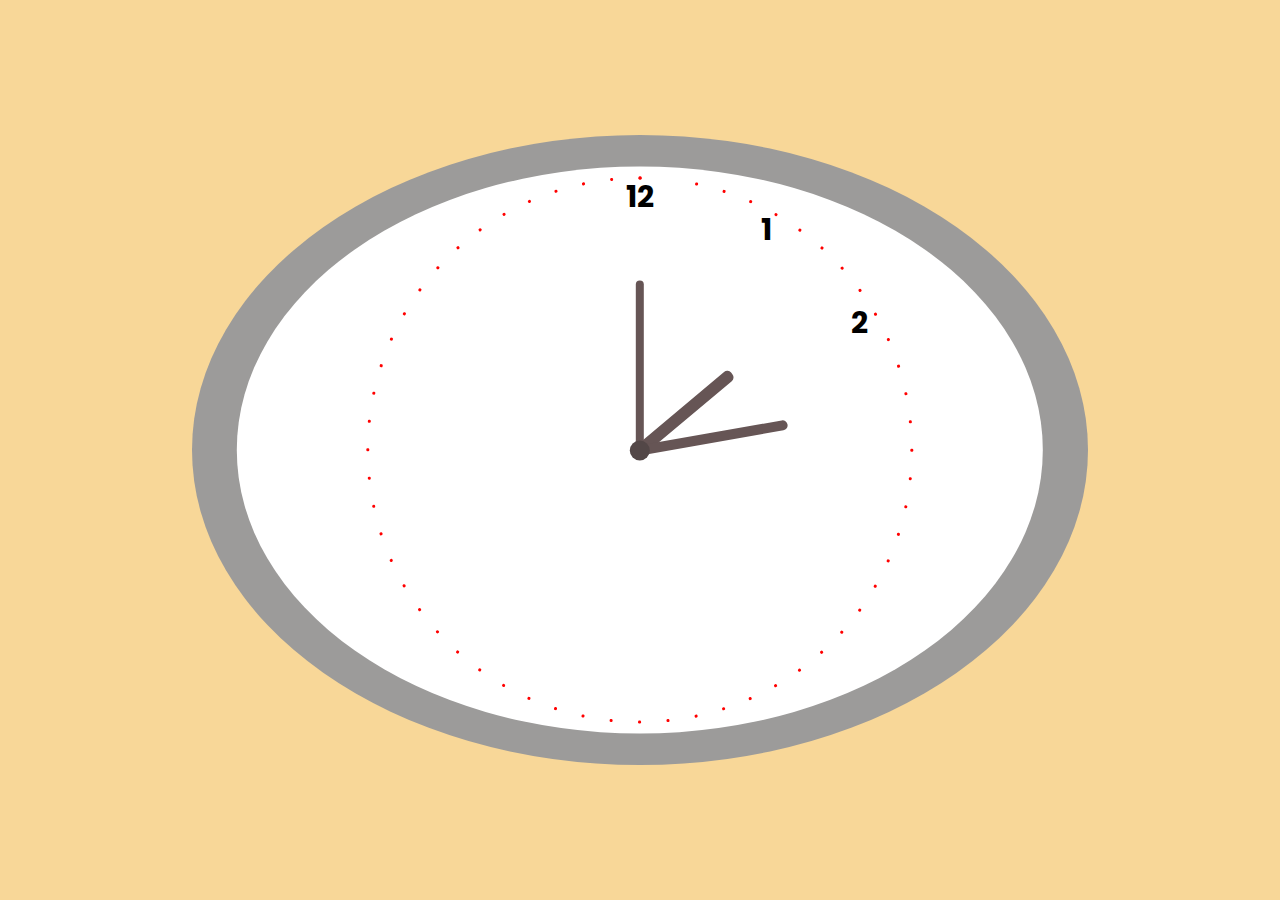
<file: Analog clock/index.html>
<!DOCTYPE html>
<html lang="en">
<head>
    <meta charset="UTF-8">
    <meta name="viewport" content="width=device-width, initial-scale=1.0">
    <title>Anolog Clock</title>
    <link rel="stylesheet" href="style.css">
</head>
<body>
    <div class="clock">
        <div class="clock-inner">
            <div class="clock-center">
            </div>
            <div class="h needle"></div>
            <div class="m needle"></div>
            <div class="s needle"></div>
            <div class="dots">
                <div class="dot"></div>
                <div class="dot"></div>
                <div class="dot"></div>
                <div class="dot"></div>
                <div class="dot"></div>
                <div class="dot"></div>
                <div class="dot"></div>
                <div class="dot"></div>
                <div class="dot"></div>
                <div class="dot"></div>
                <div class="dot"></div>
                <div class="dot"></div>
                <div class="dot"></div>
                <div class="dot"></div>
                <div class="dot"></div>
                <div class="dot"></div>
                <div class="dot"></div>
                <div class="dot"></div>
                <div class="dot"></div>
                <div class="dot"></div>
                <div class="dot"></div>
                <div class="dot"></div>
                <div class="dot"></div>
                <div class="dot"></div>
                <div class="dot"></div>
                <div class="dot"></div>
                <div class="dot"></div>
                <div class="dot"></div>
                <div class="dot"></div>
                <div class="dot"></div>
                <div class="dot"></div>
                <div class="dot"></div>
                <div class="dot"></div>
                <div class="dot"></div>
                <div class="dot"></div>
                <div class="dot"></div>
                <div class="dot"></div>
                <div class="dot"></div>
                <div class="dot"></div>
                <div class="dot"></div>
                <div class="dot"></div>
                <div class="dot"></div>
                <div class="dot"></div>
                <div class="dot"></div>
                <div class="dot"></div>
                <div class="dot"></div>
                <div class="dot"></div>
                <div class="dot"></div>
                <div class="dot"></div>
                <div class="dot"></div>
                <div class="dot"></div>
                <div class="dot"></div>
                <div class="dot"></div>
                <div class="dot"></div>
                <div class="dot"></div>
                <div class="dot"></div>
                <div class="dot"></div>
                <div class="dot"></div>
                <div class="dot"></div>
                <div class="dot"></div>
            </div>
        </div>
    </div>

    <script>
        voice = new SpeechSynthesisUtterance
    </script>
</body>
</html>
</file>
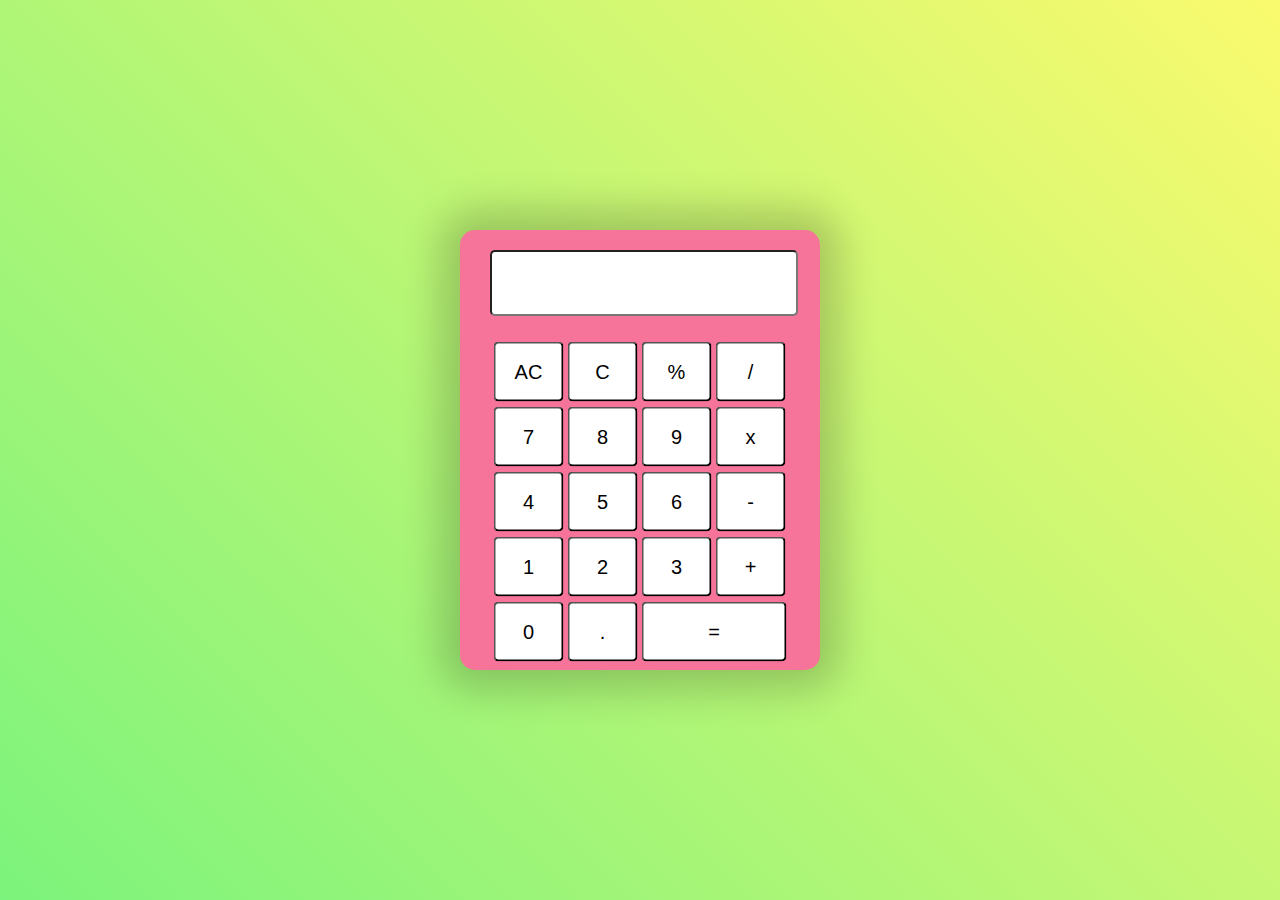
<file: Calculator/index.html>
<!DOCTYPE html>
<html lang="en">
<head>
    <meta charset="UTF-8">
    <meta name="viewport" content="width=device-width, initial-scale=1.0">
    <title>Calculator</title>
    <link rel="stylesheet" href="style.css">
</head>
<body>
    <div class="calculator">
        <input type="text" id="display" readonly>
        <div class="control">
            <div>
                <input type="button" value="AC" onclick="display.value = ''">
                <input type="button" value="C" onclick="display.value = display.value.slice(0,-1)">
                <input type="button" value="%" onclick="display.value += '%'">
                <input type="button" value="/" onclick="display.value += '/'">
            </div>
            <div>
                <input type="button" value="7" onclick="display.value += 7">
                <input type="button" value="8" onclick="display.value += 8">
                <input type="button" value="9" onclick="display.value += 9">
                <input type="button" value="x" onclick="display.value += '*'">
            </div>
            <div>
                <input type="button" value="4" onclick="display.value += 4">
                <input type="button" value="5" onclick="display.value += 5">
                <input type="button" value="6" onclick="display.value += 6">
                <input type="button" value="-" onclick="display.value += '-'">
            </div>
            <div>
                <input type="button" value="1" onclick="display.value += 1">
                <input type="button" value="2" onclick="display.value += 2">
                <input type="button" value="3" onclick="display.value += 3">
                <input type="button" value="+" onclick="display.value += '+'">
            </div>
            <div>
                <input type="button" value="0" onclick="display.value += 0">
                <input type="button" value="."onclick="display.value += '.'">
                <input type="button" value="=" id="equal" onclick="calculate()">
            </div>
        </div>
    </div>
    <script>
        function calculate(){
            const display = document.getElementById('display');
            const values = display.value;
            try{
                display.value = eval(values);
            }
            catch{
                alert('Invalid')
            }
        }
    </script>
</body>
</html>
</file>
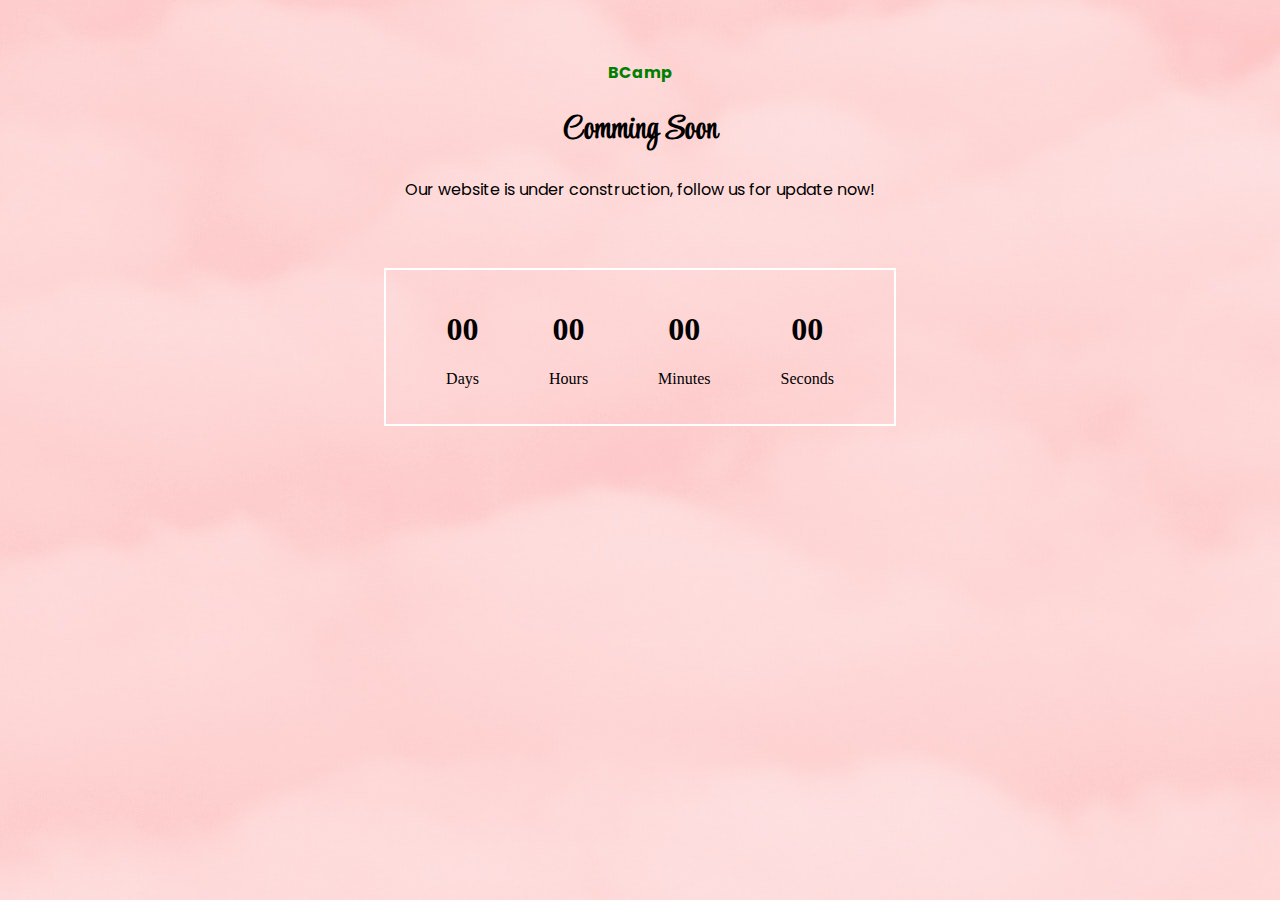
<file: Countdown/index.html>
<!DOCTYPE html>
<html lang="en">
<head>
    <meta charset="UTF-8">
    <meta name="viewport" content="width=device-width, initial-scale=1.0">
    <title>New Year</title>
    <link rel="stylesheet" href="style.css">
</head>
<body>
    <div class="container">
        <div class="icons">
            <strong style="color: green;">BCamp</strong>
            <h1>Comming Soon</h1>
            <p>Our website is under construction, follow us for update now!</p>
        </div>
        <div class="timmer">
            <div class="box">
                <h1 id="Days">00</h1>
                <short>Days</short>
            </div>
            <div class="box">
                <h1 id="Hours">00</h1>
                <p>Hours</p>
            </div>
            <div class="box">
                <h1 id="Minutes">00</h1>
                <p>Minutes</p>
            </div>
            <div class="box">
                <h1 id="Seconds">00</h1>
                <p>Seconds</p>
            </div>
        </div>

    </div>
    <script src="script.js"></script>
</body>
</html>
</file>
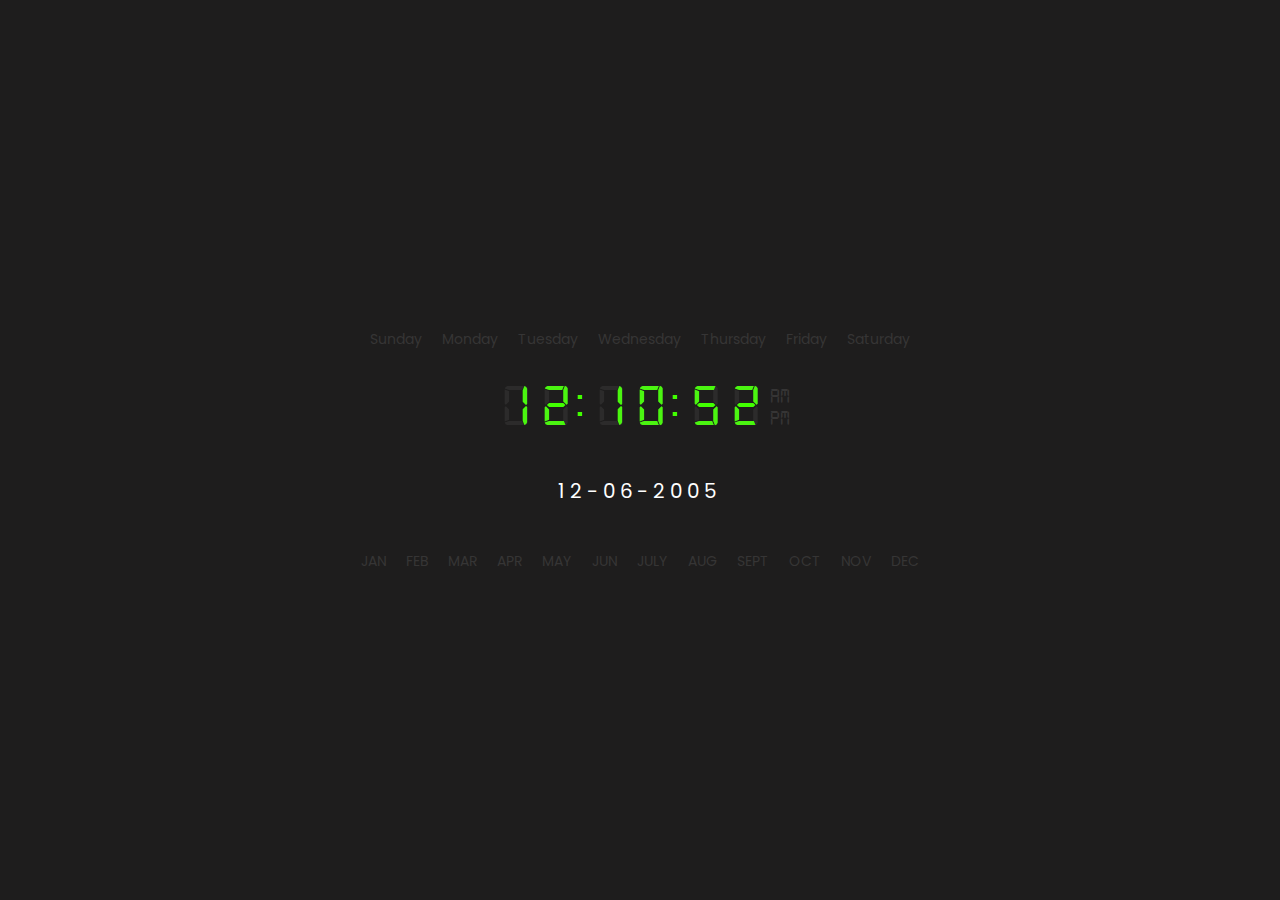
<file: Digital Clock/index.html>
<!DOCTYPE html>
<html lang="en">
<head>
    <meta charset="UTF-8">
    <meta name="viewport" content="width=device-width, initial-scale=1.0">
    <title>Digital Clock</title>
    <link rel="stylesheet" href="style.css">
</head>
<body>
    <div class="container">
        <div class="days">
            <span>Sunday</span>
            <span>Monday</span>
            <span>Tuesday</span>
            <span>Wednesday</span>
            <span>Thursday</span>
            <span>Friday</span>
            <span>Saturday</span>
        </div>
        <div class="clock">
            <div class="h time">1</div>
            <div class="h time">2</div>
            <div class="colon">:</div>
            <div class="m time">1</div>
            <div class="m time">0</div>
            <div class="colon">:</div>
            <div class="s time">5</div> 
            <div class="s time">2</div>
            <div class="meridian">
                <span>AM</span>
                <span>PM</span>
            </div>
        </div>
        <div class="date">
            <p>12-06-2005</p>
        </div>
        <div class="months">
            <span>JAN</span>
            <span>FEB</span>
            <span>MAR</span>
            <span>APR</span>
            <span>MAY</span>
            <span>JUN</span>
            <span>JULY</span>
            <span>AUG</span>
            <span>SEPT</span>
            <span>OCT</span>
            <span>NOV</span>
            <span>DEC</span>
        </div>
    </div>
<script src="script.js"></script>
</body>
</html>
</file>
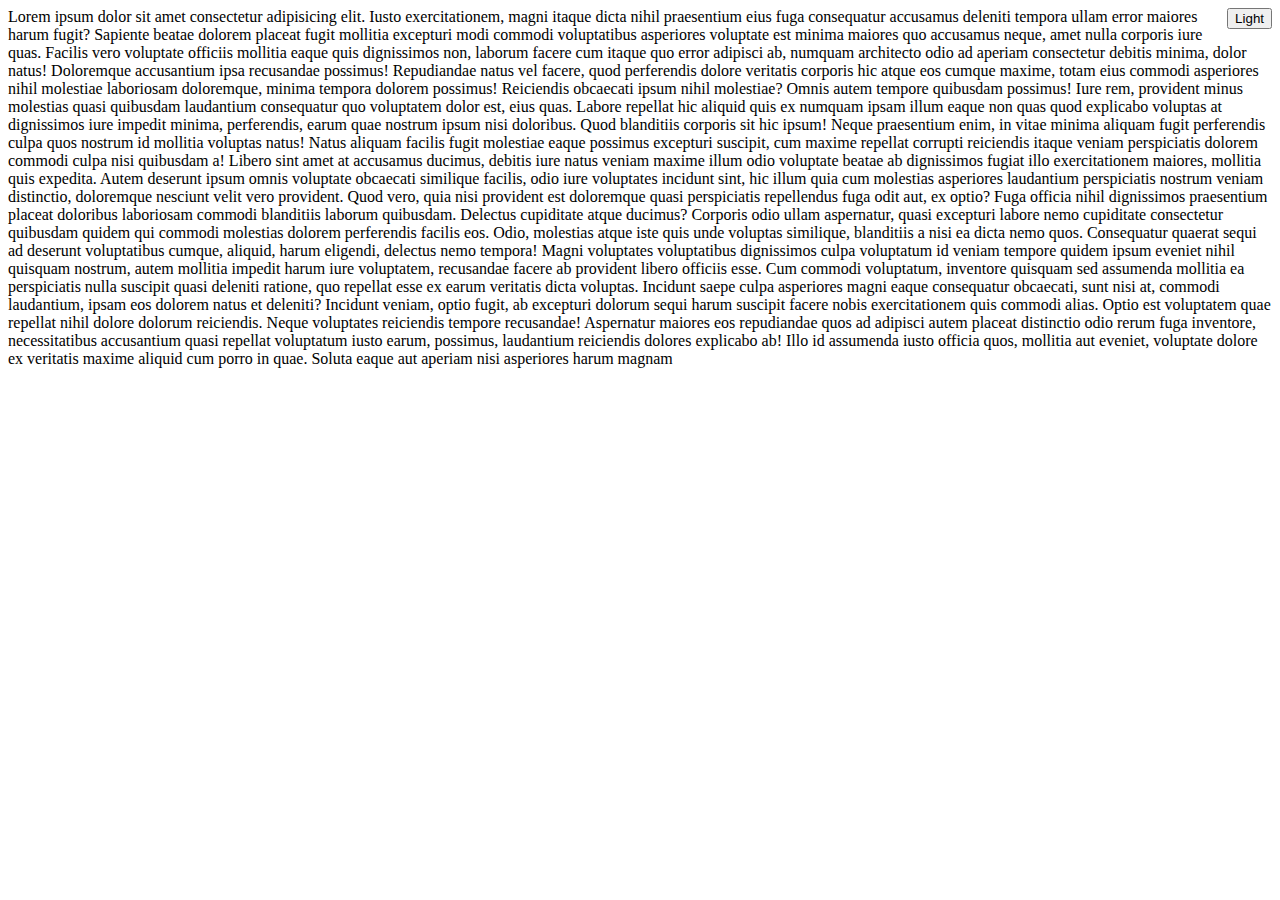
<file: Loading animation/index.html>
<!DOCTYPE html>
<html lang="en">
<head>
    <meta charset="UTF-8">
    <meta name="viewport" content="width=device-width, initial-scale=1.0">
    <title>Document</title>
    <link rel="stylesheet" href="style.css">
</head>
<body>
    <button id="btn">Light</button>
    <section>
        Lorem ipsum dolor sit amet consectetur adipisicing elit. Iusto exercitationem, magni itaque dicta nihil praesentium eius fuga consequatur accusamus deleniti tempora ullam error maiores harum fugit? Sapiente beatae dolorem placeat fugit mollitia excepturi modi commodi voluptatibus asperiores voluptate est minima maiores quo accusamus neque, amet nulla corporis iure quas. Facilis vero voluptate officiis mollitia eaque quis dignissimos non, laborum facere cum itaque quo error adipisci ab, numquam architecto odio ad aperiam consectetur debitis minima, dolor natus! Doloremque accusantium ipsa recusandae possimus! Repudiandae natus vel facere, quod perferendis dolore veritatis corporis hic atque eos cumque maxime, totam eius commodi asperiores nihil molestiae laboriosam doloremque, minima tempora dolorem possimus! Reiciendis obcaecati ipsum nihil molestiae? Omnis autem tempore quibusdam possimus! Iure rem, provident minus molestias quasi quibusdam laudantium consequatur quo voluptatem dolor est, eius quas. Labore repellat hic aliquid quis ex numquam ipsam illum eaque non quas quod explicabo voluptas at dignissimos iure impedit minima, perferendis, earum quae nostrum ipsum nisi doloribus. Quod blanditiis corporis sit hic ipsum! Neque praesentium enim, in vitae minima aliquam fugit perferendis culpa quos nostrum id mollitia voluptas natus! Natus aliquam facilis fugit molestiae eaque possimus excepturi suscipit, cum maxime repellat corrupti reiciendis itaque veniam perspiciatis dolorem commodi culpa nisi quibusdam a! Libero sint amet at accusamus ducimus, debitis iure natus veniam maxime illum odio voluptate beatae ab dignissimos fugiat illo exercitationem maiores, mollitia quis expedita. Autem deserunt ipsum omnis voluptate obcaecati similique facilis, odio iure voluptates incidunt sint, hic illum quia cum molestias asperiores laudantium perspiciatis nostrum veniam distinctio, doloremque nesciunt velit vero provident. Quod vero, quia nisi provident est doloremque quasi perspiciatis repellendus fuga odit aut, ex optio? Fuga officia nihil dignissimos praesentium placeat doloribus laboriosam commodi blanditiis laborum quibusdam. Delectus cupiditate atque ducimus? Corporis odio ullam aspernatur, quasi excepturi labore nemo cupiditate consectetur quibusdam quidem qui commodi molestias dolorem perferendis facilis eos. Odio, molestias atque iste quis unde voluptas similique, blanditiis a nisi ea dicta nemo quos. Consequatur quaerat sequi ad deserunt voluptatibus cumque, aliquid, harum eligendi, delectus nemo tempora! Magni voluptates voluptatibus dignissimos culpa voluptatum id veniam tempore quidem ipsum eveniet nihil quisquam nostrum, autem mollitia impedit harum iure voluptatem, recusandae facere ab provident libero officiis esse. Cum commodi voluptatum, inventore quisquam sed assumenda mollitia ea perspiciatis nulla suscipit quasi deleniti ratione, quo repellat esse ex earum veritatis dicta voluptas. Incidunt saepe culpa asperiores magni eaque consequatur obcaecati, sunt nisi at, commodi laudantium, ipsam eos dolorem natus et deleniti? Incidunt veniam, optio fugit, ab excepturi dolorum sequi harum suscipit facere nobis exercitationem quis commodi alias. Optio est voluptatem quae repellat nihil dolore dolorum reiciendis. Neque voluptates reiciendis tempore recusandae! Aspernatur maiores eos repudiandae quos ad adipisci autem placeat distinctio odio rerum fuga inventore, necessitatibus accusantium quasi repellat voluptatum iusto earum, possimus, laudantium reiciendis dolores explicabo ab! Illo id assumenda iusto officia quos, mollitia aut eveniet, voluptate dolore ex veritatis maxime aliquid cum porro in quae. Soluta eaque aut aperiam nisi asperiores harum magnam
    </section>
    <script src="srcipt.js"></script>
</body>
</html>
</file>
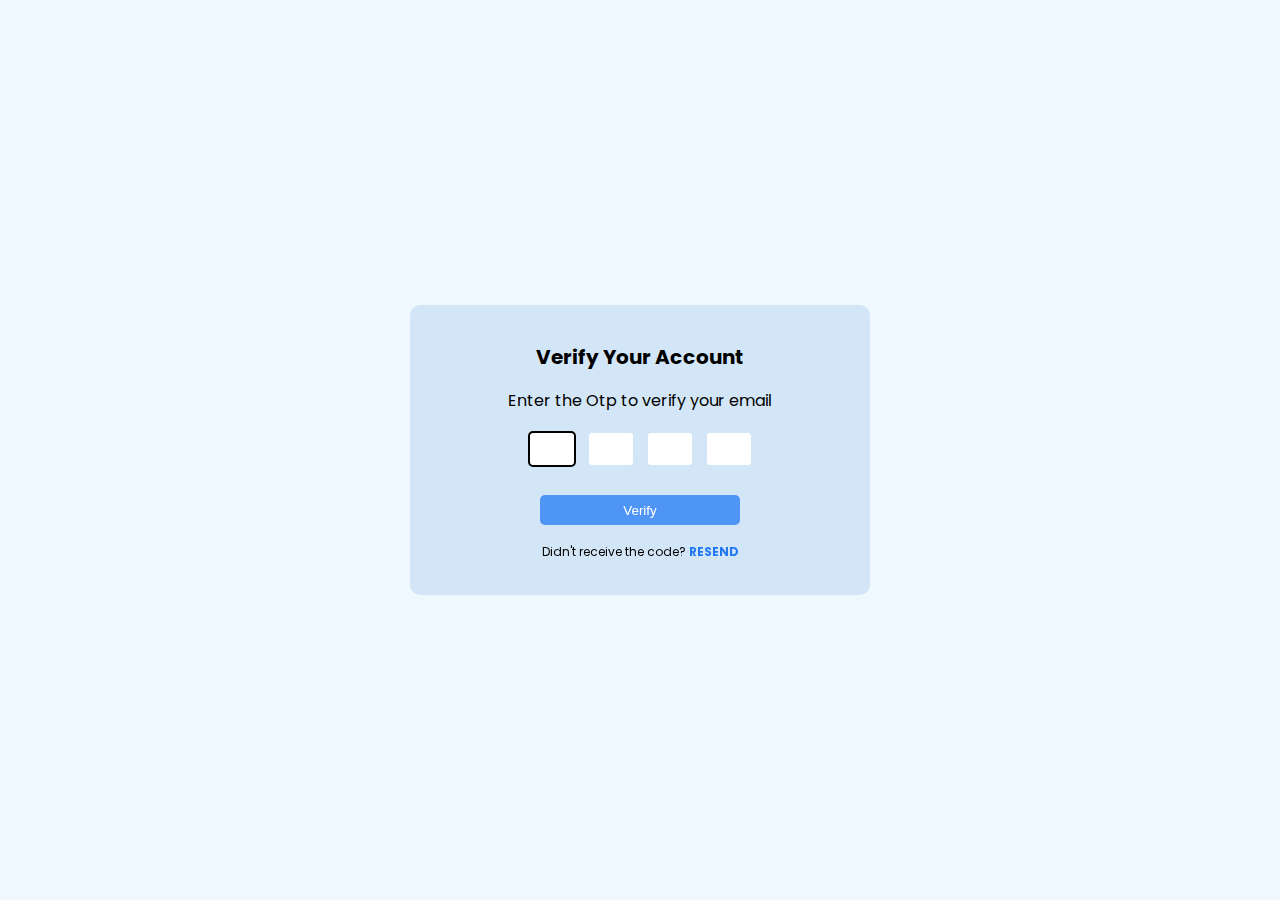
<file: OTP UI/index.html>
<!DOCTYPE html>
<html lang="en">
<head>
    <meta charset="UTF-8">
    <meta name="viewport" content="width=device-width, initial-scale=1.0">
    <title>OTP Verification</title>
    <link rel="stylesheet" href="style.css">
</head>
<body>
    <div class="container">
        <h2>Verify Your Account</h2>
        <p>Enter the Otp to verify your email</p>
        <div class="wrap">
            <input type="number" class="code">
            <input type="number" class="code">
            <input type="number" class="code">
            <input type="number" class="code">
        </div>
        <button id="btn" onclick="OTPVerify()">Verify</button>
        <small>Didn't receive the code? <a onclick="resend()">RESEND</a></small>
    </div>
<script src="script.js"></script>
</body>
</html>
</file>
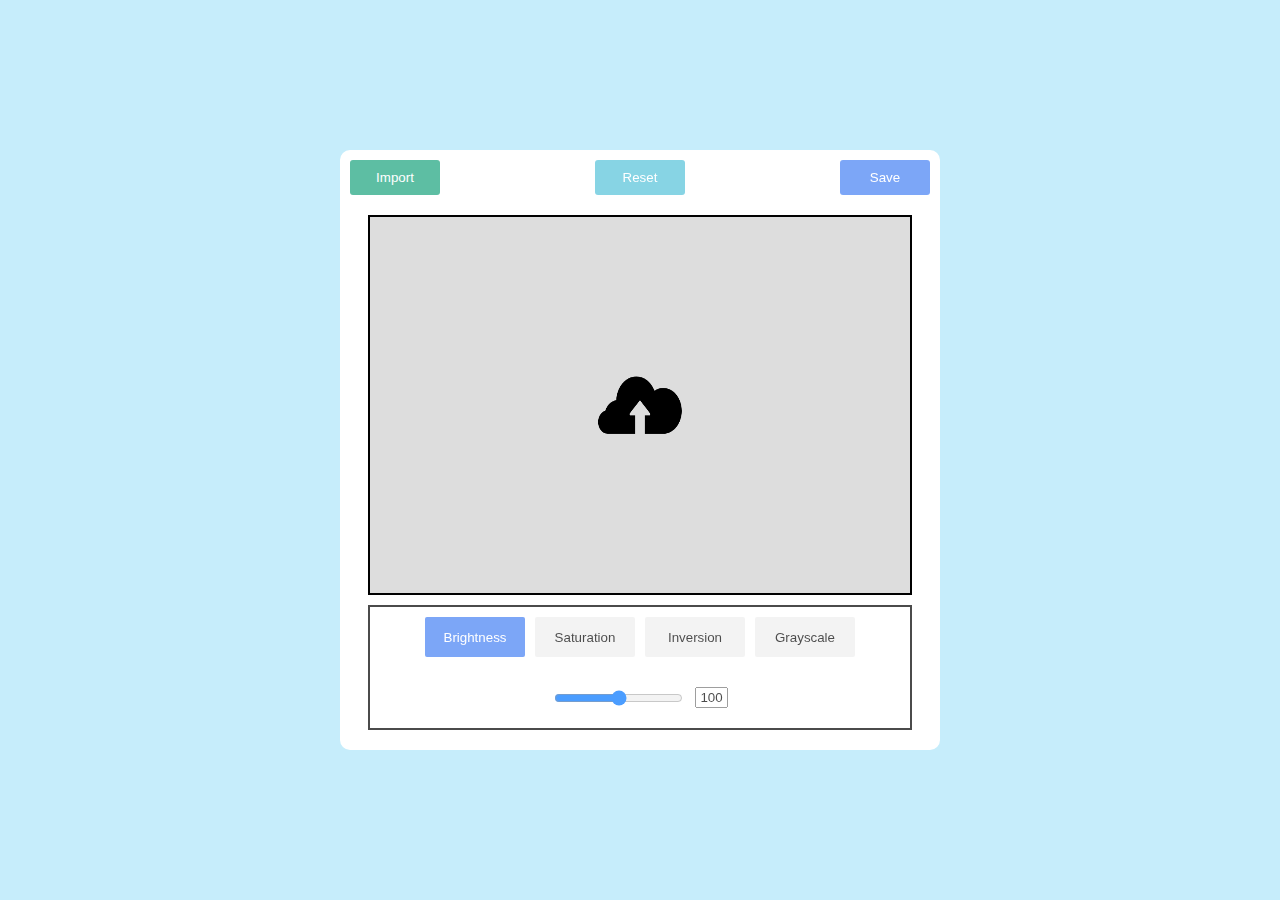
<file: Photo editing APP/index.html>
<!DOCTYPE html>
<html lang="en">
<head>
    <meta charset="UTF-8">
    <meta name="viewport" content="width=device-width, initial-scale=1.0">
    <title>Photo Editor</title>
    <link rel="stylesheet" href="style.css">
</head>
<body>
    <div class="container disable">
        <input type="file" id="upload" hidden accept=".jpeg,.png,.jpg">
        <div class="main-btns">
            <button id="import">Import</button>
            <button onclick="reset()" id="reset">Reset</button>
            <button onclick='save()' id="save">Save</button>
        </div>
        <div class="preview">
            <img src="design.png" alt="" srcset="">
        </div>
        <div class="controls">
            <div class="options">
                <button onclick="Select(0)">Brightness</button>
                <button onclick="Select(1)">Saturation</button>
                <button onclick="Select(2)">Inversion</button>
                <button onclick="Select(3)">Grayscale</button>
            </div>
            <div class="scale">
                <input type="range" value="100" max="200" min="0" id="scroller">
                <input type="text" readonly id="display">
            </div>
        </div>
    </div>
    <script src="script.js"></script>
</body>
</html>
</file>
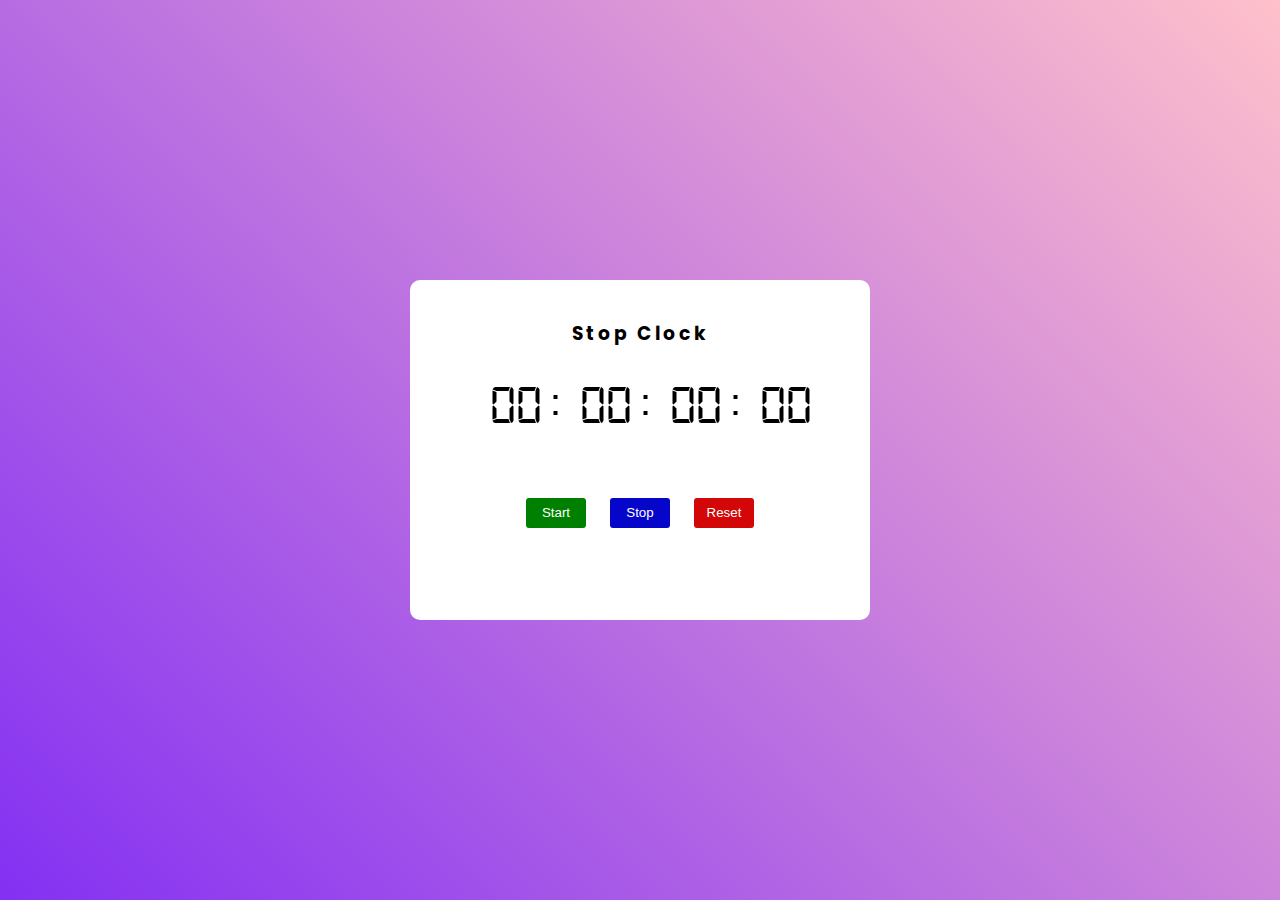
<file: Stop Watch/index.html>
<!DOCTYPE html>
<html lang="en">
<head>
    <meta charset="UTF-8">
    <meta name="viewport" content="width=device-width, initial-scale=1.0">
    <title>Stop Clock</title>
    <link rel="stylesheet" href="style.css">
</head>
<body>
    <div class="container">
        <h3>Stop Clock</h3>
        <div class="frame">
            <div class="h">00</div>
            <div class="colon">:</div>
            <div class="m">00</div>
            <div class="colon">:</div>
            <div class="s">00</div>
            <div class="colon">:</div>
            <div class="ms">00</div>
        </div>
        <button class="start">Start</button>
        <button class="stop">Stop</button>
        <button class="reset">Reset</button>
    </div>
    <script src="script.js"></script>
</body>
</html>
</file>
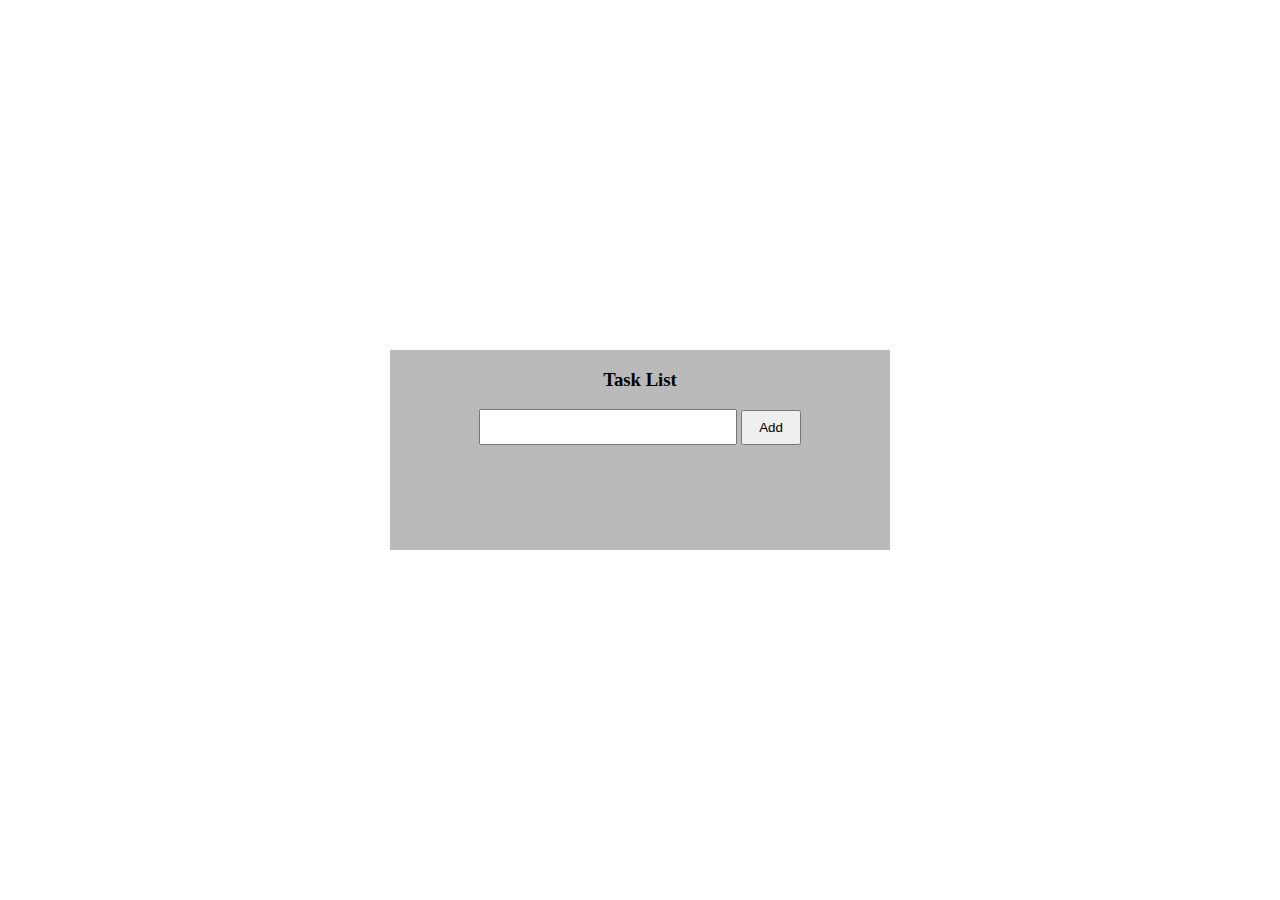
<file: Todo List/index.html>
<!DOCTYPE html>
<html lang="en">
<head>
    <meta charset="UTF-8">
    <meta name="viewport" content="width=device-width, initial-scale=1.0">
    <title>TO DO List</title>
    <link rel="stylesheet" href="style.css">
    <link rel="stylesheet" href="https://cdnjs.cloudflare.com/ajax/libs/font-awesome/6.4.0/css/all.min.css">
</head>
<body>
    <div class="container">
        <h3>Task List</h3>
        <div class="msg">
            <input type="text" id="task" maxlength="30">
            <button id="add">Add</button>
        </div>
        <div class="display">
        </div>
    </div>
    <script src="style.js"></script>
</body>
</html>


<!-- <i class="fa-solid fa-square-check"></i> -->
</file>
<file: Analog clock/style.css>
@import url('https://fonts.googleapis.com/css2?family=Poppins:wght@300&display=swap');

body{
    width: 100vw;
    height: 100vh;
    padding: 0;
    border: 0;
    margin: 0;
    box-sizing: border-box;
    font-family: 'Poppins', sans-serif;
    display: flex;
    justify-content: center;
    align-items: center;
    background-color: rgb(248, 215, 152);
}

.clock{

    width: 70vw;
    height: 70vh;
    background-color: rgb(156, 155, 154);
    border-radius: 50%;
    position: relative;
}

.clock-inner{
    width: 90%;
    height: 90%;
    background-color: white;
    border-radius: 50%;
    position: absolute;
    top: 50%;
    left: 50%;
    transform: translate(-50%,-50%);
}

.clock-center{

    width: 20px;
    height: 20px;
    background-color: rgb(83, 71, 71);
    position: absolute;
    border-radius: 50%;
    top: 50%;
    left: 50%;
    transform: translate(-50%,-50%);
    z-index: 99;
}

.needle{
    --rotation : 0;
    background-color: rgb(102, 85, 85);
    position: absolute;
    left: 50%;
    bottom: 50%;
    transform: translateX(-50%) ;
    border-top-left-radius: 5px;
    border-top-right-radius: 5px;
    transform-origin: bottom;
    transform: translateX(-50%) rotate(calc(var(--rotation)*1deg));
}

.h{

    width: 12px;
    height: 120px;
    --rotation : 50;

}

.m{
    width: 10px;
    height: 150px;
    --rotation : 80;
}

.s{
    width: 8px;
    height: 170px;
    --rotation:0;
}

.dot{
    height: 50%;
    position: absolute;
    bottom: 50%;
    left: 50%;
    transform: translateX(-50%);
    transform-origin: bottom; 
}

.dot::before{

    content: '';
    font-size: 30px;
    font-weight: bold;
    position: absolute;
    top: 30px;
    left: 50%;
    transform: translateX(-50%);
}

.dot::after{

    content: '';
    width: 2.5px;
    height: 2.5px;
    background-color: red;
    position: absolute;
    border-radius: 50%;
    top: 10px;
    left: 50%;
    transform: translateX(-50%);

}

.dot:nth-child(1){rotate: 0deg;}
.dot:nth-child(2){rotate: 12deg;}
.dot:nth-child(3){rotate: 18deg;}
.dot:nth-child(4){rotate: 24deg;}
.dot:nth-child(5){rotate: 30deg;}
.dot:nth-child(6){rotate: 36deg;}
.dot:nth-child(7){rotate: 42deg;}
.dot:nth-child(8){rotate: 48deg;}
.dot:nth-child(9){rotate: 54deg;}
.dot:nth-child(10){rotate: 60deg;}
.dot:nth-child(11){rotate: 66deg;}
.dot:nth-child(12){rotate: 72deg;}
.dot:nth-child(13){rotate: 78deg;}
.dot:nth-child(14){rotate: 84deg;}
.dot:nth-child(15){rotate: 90deg;}
.dot:nth-child(16){rotate: 96deg;}
.dot:nth-child(17){rotate: 102deg;}
.dot:nth-child(18){rotate: 108deg;}
.dot:nth-child(19){rotate: 114deg;}
.dot:nth-child(20){rotate: 120deg;}
.dot:nth-child(21){rotate: 126deg;}
.dot:nth-child(22){rotate: 132deg;}
.dot:nth-child(23){rotate: 138deg;}
.dot:nth-child(24){rotate: 144deg;}
.dot:nth-child(25){rotate: 150deg;}
.dot:nth-child(26){rotate: 156deg;}
.dot:nth-child(27){rotate: 162deg;}
.dot:nth-child(28){rotate: 168deg;}
.dot:nth-child(29){rotate: 174deg;}
.dot:nth-child(30){rotate: 180deg;}
.dot:nth-child(31){rotate: 186deg;}
.dot:nth-child(32){rotate: 192deg;}
.dot:nth-child(33){rotate: 198deg;}
.dot:nth-child(34){rotate: 204deg;}
.dot:nth-child(35){rotate: 210deg;}
.dot:nth-child(36){rotate: 216deg;}
.dot:nth-child(37){rotate: 222deg;}
.dot:nth-child(38){rotate: 228deg;}
.dot:nth-child(39){rotate: 234deg;}
.dot:nth-child(40){rotate: 240deg;}
.dot:nth-child(41){rotate: 246deg;}
.dot:nth-child(42){rotate: 252deg;}
.dot:nth-child(43){rotate: 258deg;}
.dot:nth-child(44){rotate: 264deg;}
.dot:nth-child(45){rotate: 270deg;}
.dot:nth-child(46){rotate: 276deg;}
.dot:nth-child(47){rotate: 282deg;}
.dot:nth-child(48){rotate: 288deg;}
.dot:nth-child(49){rotate: 294deg;}
.dot:nth-child(50){rotate: 300deg;}
.dot:nth-child(51){rotate: 306deg;}
.dot:nth-child(52){rotate: 312deg;}
.dot:nth-child(53){rotate: 318deg;}
.dot:nth-child(54){rotate: 324deg;}
.dot:nth-child(55){rotate: 330deg;}
.dot:nth-child(56){rotate: 336deg;}
.dot:nth-child(57){rotate: 342deg;}
.dot:nth-child(58){rotate: 348deg;}
.dot:nth-child(59){rotate: 354deg;}
.dot:nth-child(60){rotate: 360deg;}


.dot:nth-child(1)::before{
    content: '12';
    transform: translate(-50%,-50%) rotate(-0deg);
}
.dot:nth-child(5)::before{
    content: '1';
    transform: translate(-50%,-50%) rotate(-30deg);
}
.dot:nth-child(10)::before{
    content: '2';
    transform: translate(-50%,-50%) rotate(-60deg);
</file>
<file: Calculator/style.css>
@import url('https://fonts.googleapis.com/css2?family=Poppins:wght@300&display=swap');
body{
    padding: 0;
    margin: 0;
    box-sizing: border-box;
    font-family: 'Poppins', sans-serif;
    width: 100vw;
    height: 100vh;
    display: flex;
    flex-direction: column;
    justify-content: center;
    align-items: center;
    background: linear-gradient( 45deg ,rgb(124, 243, 124), rgb(250, 250, 110));
}

.calculator{
    width: 300px;
    height: 400px;
    background-color: rgb(246, 116, 153);
    padding: 20px 30px;
    border-radius: 15px;
    box-shadow: 0px 0px 40px 20px rgba(0,0,0,0.2);
}

input[type='button']{
    width: 70px;
    height: 60px;
    border-radius: 5px;
    text-align: center;
    font-size: 20px;
    background-color: white;
    cursor: pointer;
}

input[type='button']:active{
    background-color: wheat;
}

.calculator div{
    margin-bottom: 5px ;
}

#display{
    width: 100%;
    height: 60px;
    margin-bottom: 20px;
    text-align: right;
    font-size: 40px;
    border-radius: 5px;
}

.control{
    position: absolute;
    top: 56%;
    left: 50%;
    transform: translate(-50%,-50%);
    user-select: none;

}

#equal{
    width: 145px;
}
</file>
<file: Countdown/style.css>
@import url('https://fonts.googleapis.com/css2?family=Poppins:wght@200;400&family=Style+Script&display=swap');
body{
    padding: 0;
    margin: 0;
    background:url(img.jpg);
}

.container{

    text-align: center;
    margin-top: 60px;
    display: flex;
    flex-direction: column;
}

.container .icons h1{
    font-family: 'Style Script', cursive;
}
.container .icons p, strong{
    font-family: 'Poppins', sans-serif;
}

.timmer{
    display: flex;
    gap: 30px;
    margin: 50px auto 0 auto;
    border: white 2px solid;
    padding: 0 40px;
}

.box{
    width: 50;
    height: 100;
    margin:20px;
    text-align: center;
}
</file>
<file: Digital Clock/style.css>
@import url('https://fonts.googleapis.com/css2?family=Poppins:wght@300;400;500;700&display=swap');
@font-face {
    font-family:'digital-7';
    src: url(digital-7.ttf);
}

body{
    padding: 0;
    margin: 0;
    box-sizing: border-box;
    font-family: 'Poppins', sans-serif;
    background-color: rgb(30, 29, 29);
    color: white;
}

.container{

    width: 100vw;
    height: 100vh;
    display: flex;
    flex-direction: column;
    justify-content: center;
    align-items: center;

}

.days, .months{
    display: flex;
    align-items: center;
    justify-content: center;
    gap: 20px;
    font-size: 14px;
    /* ok */
    color: rgb(54, 53, 53);
    margin: 25px 0;
}

.active{

    color: rgb(249, 249, 30);
}

.clock{

    display: flex;
    font-size: 60px;
    font-family: 'digital-7';
    text-align: center;
    color: #41FF00;
}

.clock .time{
    width: 30px;
    height: 30px;
    margin-left: 10px;
    position: relative;
    text-align: right;
}

.colon{
    text-align: right;
    margin-left: 5px;
}

.meridian span{
    font-size: 21px;
    display: block;
    text-align: center;
    margin-left: 10px;
}

.meridian{
    margin-top: 10px;
    color: rgb(54, 53, 53);
}

.show{
    color: #41FF00;
}


.time::before{
    content: '0';
    position: absolute;
    top: 0;
    right: 0;
    color: rgb(169, 169, 169);
    opacity: 0.1;

}

.date{

    letter-spacing: 5px;
    font-size: 20px;
    margin-top: 20px;
}

.clock .colon{
    text-align: right;
}
</file>
<file: Loading animation/style.css>
button{
    float: right;
}
.section{
    background-color: black;
    width: fit-content;
    height: fit-content;
    color: white;
}
</file>
<file: OTP UI/style.css>
@import url('https://fonts.googleapis.com/css2?family=Poppins:wght@300;500&display=swap');
body{
    padding: 0;
    margin: 0;
    box-sizing: border-box;
    background-color: aliceblue;
    font-family: 'Poppins', sans-serif;
    user-select: none;
}

.container{
    position:absolute;
    top: 50%;
    left:50%;
    transform: translate(-50%,-50%);
    width: 400px;
    height: 250px;
    padding: 20px 30px;
    text-align: center;
    border-radius: 10px;
    background-color: rgb(211,230,247);
}

.container h2{

    font-size: 20px;
}

.container p{
    margin-bottom: 20px;
}


.wrap{

    display: flex;
    gap: 15px;
    justify-content: center;
    align-items: center;
}

.wrap input{
    width: 40px;
    height: 30px;
    font-size: 18px;
    text-align: center;
    border-radius: 3px;
    border: 0;
    outline: 0;
    cursor: pointer;
}

.wrap input:focus{
    outline: 2.5px solid black;
}
.wrap input::-webkit-inner-spin-button{
    display: none;
}

.wrap input::-webkit-outer-spin-button{
    display: none;
}

button{
    margin-top: 30px;
    width: 50%;
    height: 30px;
    background-color: rgb(33,121,244);
    color: white;
    border: 0;
    outline: 0;
    border-radius: 5px;
    cursor: pointer;
}

.disable{

    background-color: rgb(79, 149, 246);
    pointer-events: none;
}

button:hover{
    background-color: rgb(42, 114, 215);
}

small{
    display: block;
    font-size: 12px;
    margin-top: 18px;
}

small a{

    font-weight: bold;
    color: rgb(33,121,244);
    cursor: pointer;
}
</file>
<file: Photo editing APP/style.css>
@import url('https://fonts.googleapis.com/css2?family=Poppins:wght@300&display=swap');
body{
    width: 100vw;
    height: 100vh;
    padding: 0;
    border: 0;
    margin: 0;
    box-sizing: border-box;
    font-family: 'Poppins', sans-serif;
    display: flex;
    justify-content: center;
    align-items: center;
    background-color: rgb(198,237,251);
    user-select: none;
}

.container{
    width: 600px;
    height: 600px;
    background-color: white;
    display: flex;
    flex-direction: column;
    align-items: center;
    justify-content: center;
    border-radius: 10px;
}

.preview{
    margin-top: 10px;
    width: 90%;
    height: 500px;
    display: flex;
    justify-content: center;
    align-items: center;
    overflow: hidden;
    border: 2px solid black;
}

.container .main-btns{
    width: 100%;
    display: flex;
    justify-content: space-between;
}

.main-btns button{
    width: 90px;
    border: 0;
    outline: 0;
    cursor: pointer;
    margin: 10px;
    padding: 10px;
    border-radius: 3px;
}

.main-btns button:hover{
    opacity: 0.8;
}

.main-btns button:nth-child(1){

    background-color: #5dbea3;
    color: white;

}

.main-btns button:nth-child(2){

    background-color: #55c2da;
    color: white;

}

.main-btns button:nth-child(3){

    background-color: #4681f4;
    color: white;

}

.controls{
    margin:10px 0 20px 0;
    width: 90%;
    background-color: white;
    border: 2px solid black;
    display: flex;
    justify-content: center;
    align-items: center;
    flex-direction: column;
    flex-wrap: wrap;
}

.controls .options{

    width: 90%;
    display: flex;
    justify-content: center;
    align-items: center;
    gap: 10px;
    flex-wrap: wrap;
    height: 60px;
    margin-bottom: 20px;
}

.controls .options button{

    width: 100px;
    height: 40px;
    border-radius: 2px;
    outline: 0;
    border: 0;
    cursor: pointer;
}

.controls .scale{

    display: flex;
    justify-content: center;
    align-items: center;
    gap: 10px;
    margin-bottom: 20px;
}

.scale input[type='text']{
    width: 25px;
    height: 15px;
    outline: 0;
    text-align: center;
}

.preview img{
    width: 100%;
    height: 100%;
}

.active{

    background-color: #4681f4;
    color: white;
}

@media screen and (max-width:480px) {
    
    .preview{
        height: 40%;
    }
    .options{
        margin-top: 20px;
        margin-bottom: 10px;
    }
    .scale{
        margin-top: 25px;
    }

    .container{
        height: 500px;
    }
}


.container.disable :where(#reset, #save, .controls){

    opacity: 0.7;
    pointer-events: none;
}
</file>
<file: Stop Watch/style.css>
@import url('https://fonts.googleapis.com/css2?family=Poppins:wght@300&display=swap');
@font-face {
    font-family: 'digital-7' ;
    src: url(digital-7.ttf); 
}

body{
    width: 100vw;
    height: 100vh;
    padding: 0;
    margin: 0;
    box-sizing: border-box;
    font-family: 'Poppins', sans-serif;
    background: linear-gradient(45deg,rgb(132, 48, 243),pink);
    display: flex;
    justify-content: center;
    align-items: center;
    user-select: none;
}


.container{
    width: 400px;
    height: 300px;
    background-color: white;
    border-radius: 10px;
    padding: 20px 30px;
    text-align: center;
}

.container h3{

    letter-spacing: 3px;
}

.container .frame{

    display: flex;
    justify-content: center;
    gap: 10px;
    align-items: center;
    font-size: 55px;
    margin-top: 30px;
    font-family: digital-7;
    color: rgb(0, 0, 0);
    
}

.container .frame div{
    width: 30px;
    height: 70px;
    text-align: center;
}

.container .colon{

    width: 30px;
    margin-left: 10px;
}

.container button{

    width: 60px;
    height: 30px;
    margin: 50px 10px 0 10px;
    cursor: pointer;
}

.start{
    background-color: green;
    border: 0;
    outline: 0;
    border-radius: 3px;
    color: white;
}

.stop{
    background-color: rgb(6, 6, 203);
    border: 0;
    outline: 0;
    border-radius: 3px;
    color: white;
}

.reset{
    background-color: rgb(211, 7, 7);
    border: 0;
    outline: 0;
    border-radius: 3px;
    color: white;
}

.btn-disable{

    opacity: 0.6;
    pointer-events: none;
}
</file>
<file: Todo List/style.css>
body{
    padding: 0;
    border: 0;
    margin: 0;
    width: 100vw;
    height: 100vh;
    display: flex;
    justify-content: center;
    align-items: center;
}

.container{

    background-color: #bababa;
    min-height: 200px;
    width: 500px;
    text-align: center;
}

.container h3{
    text-align: center;
}

.msg{
    width: 100%;
    text-align: center;
}

input{
    width: 50%;
    height: 30px;
}

button{
    width: 60px;
    height: 35px;
}

.display{
    width: 60%;
    margin: auto;
    text-align: left;
}

.display div{
    width: 100%;
    display: flex;
    flex-direction: row;
    justify-content: space-between;
    text-align: left;
    margin-bottom: 10px;
    margin-top: 0;
    height: fit-content;
}

div p{
    margin: 0;
}


.edit{

    text-decoration: line-through;
}
</file>
